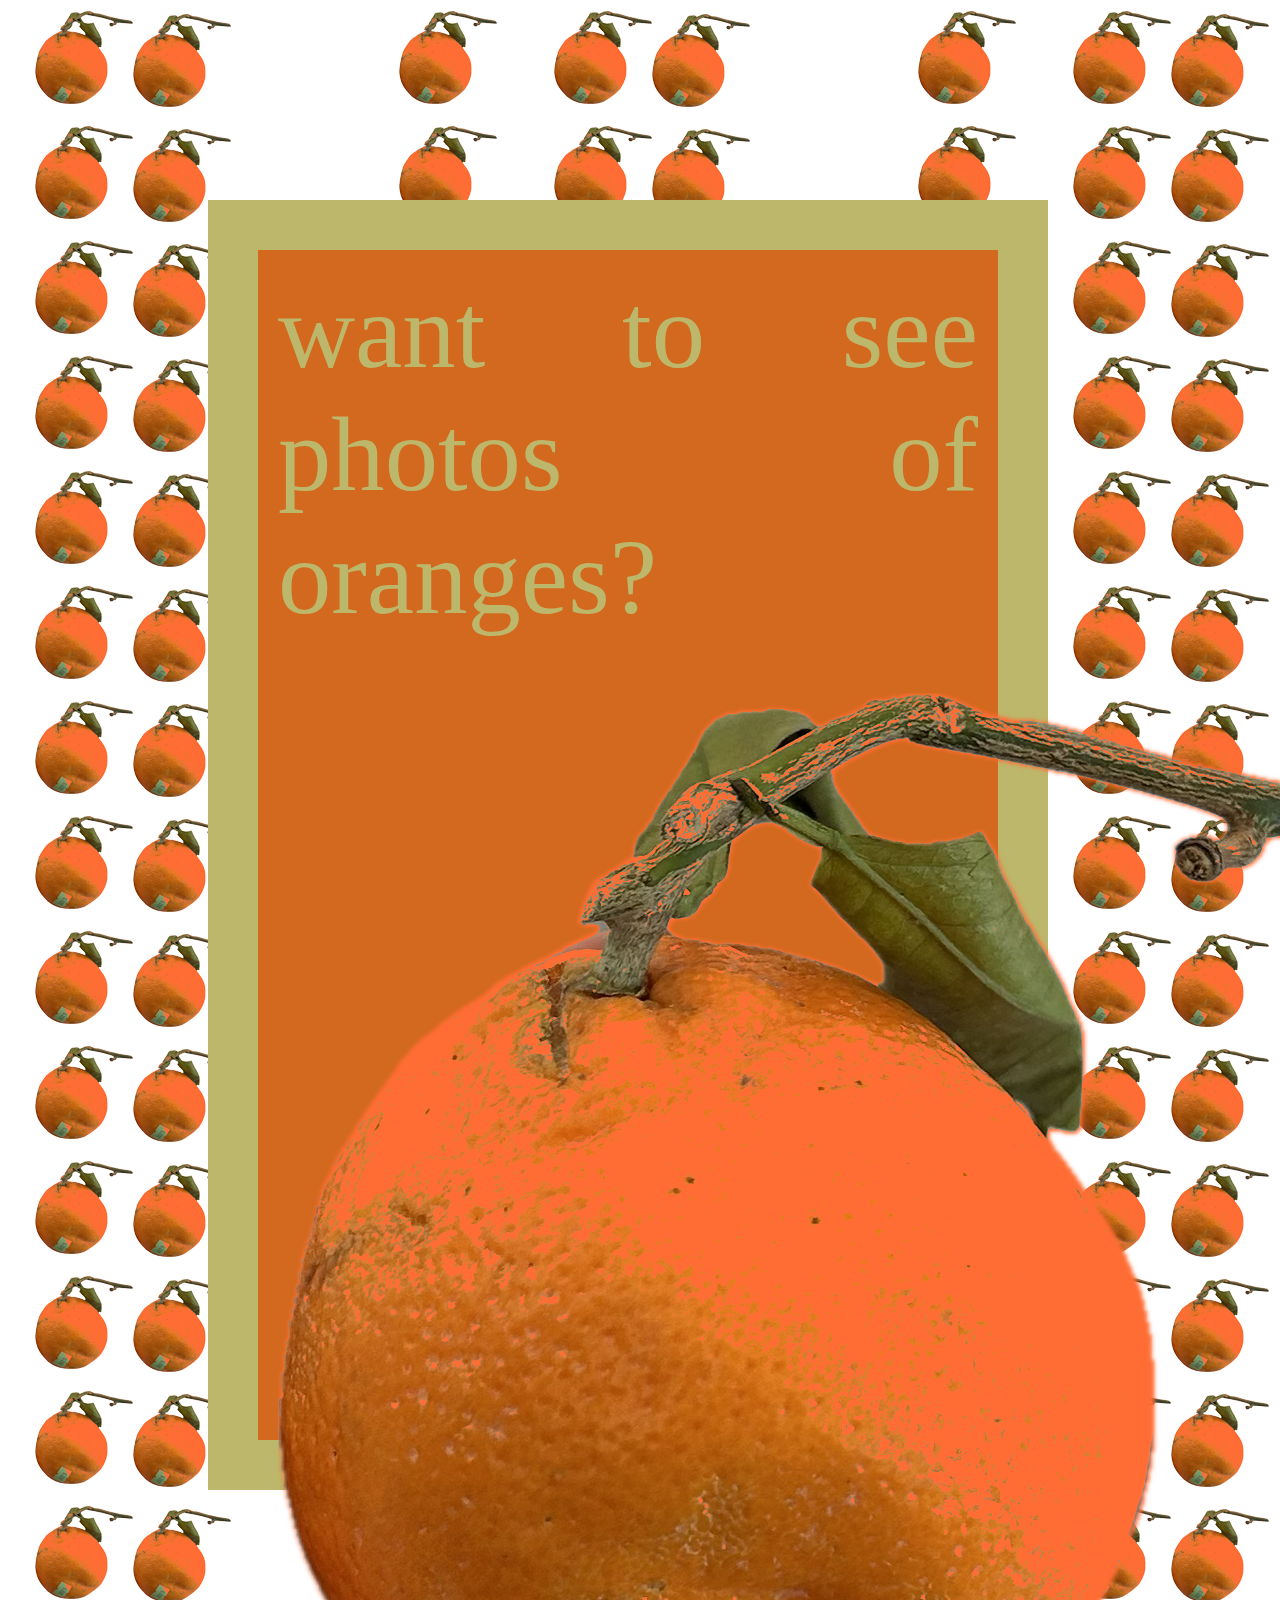
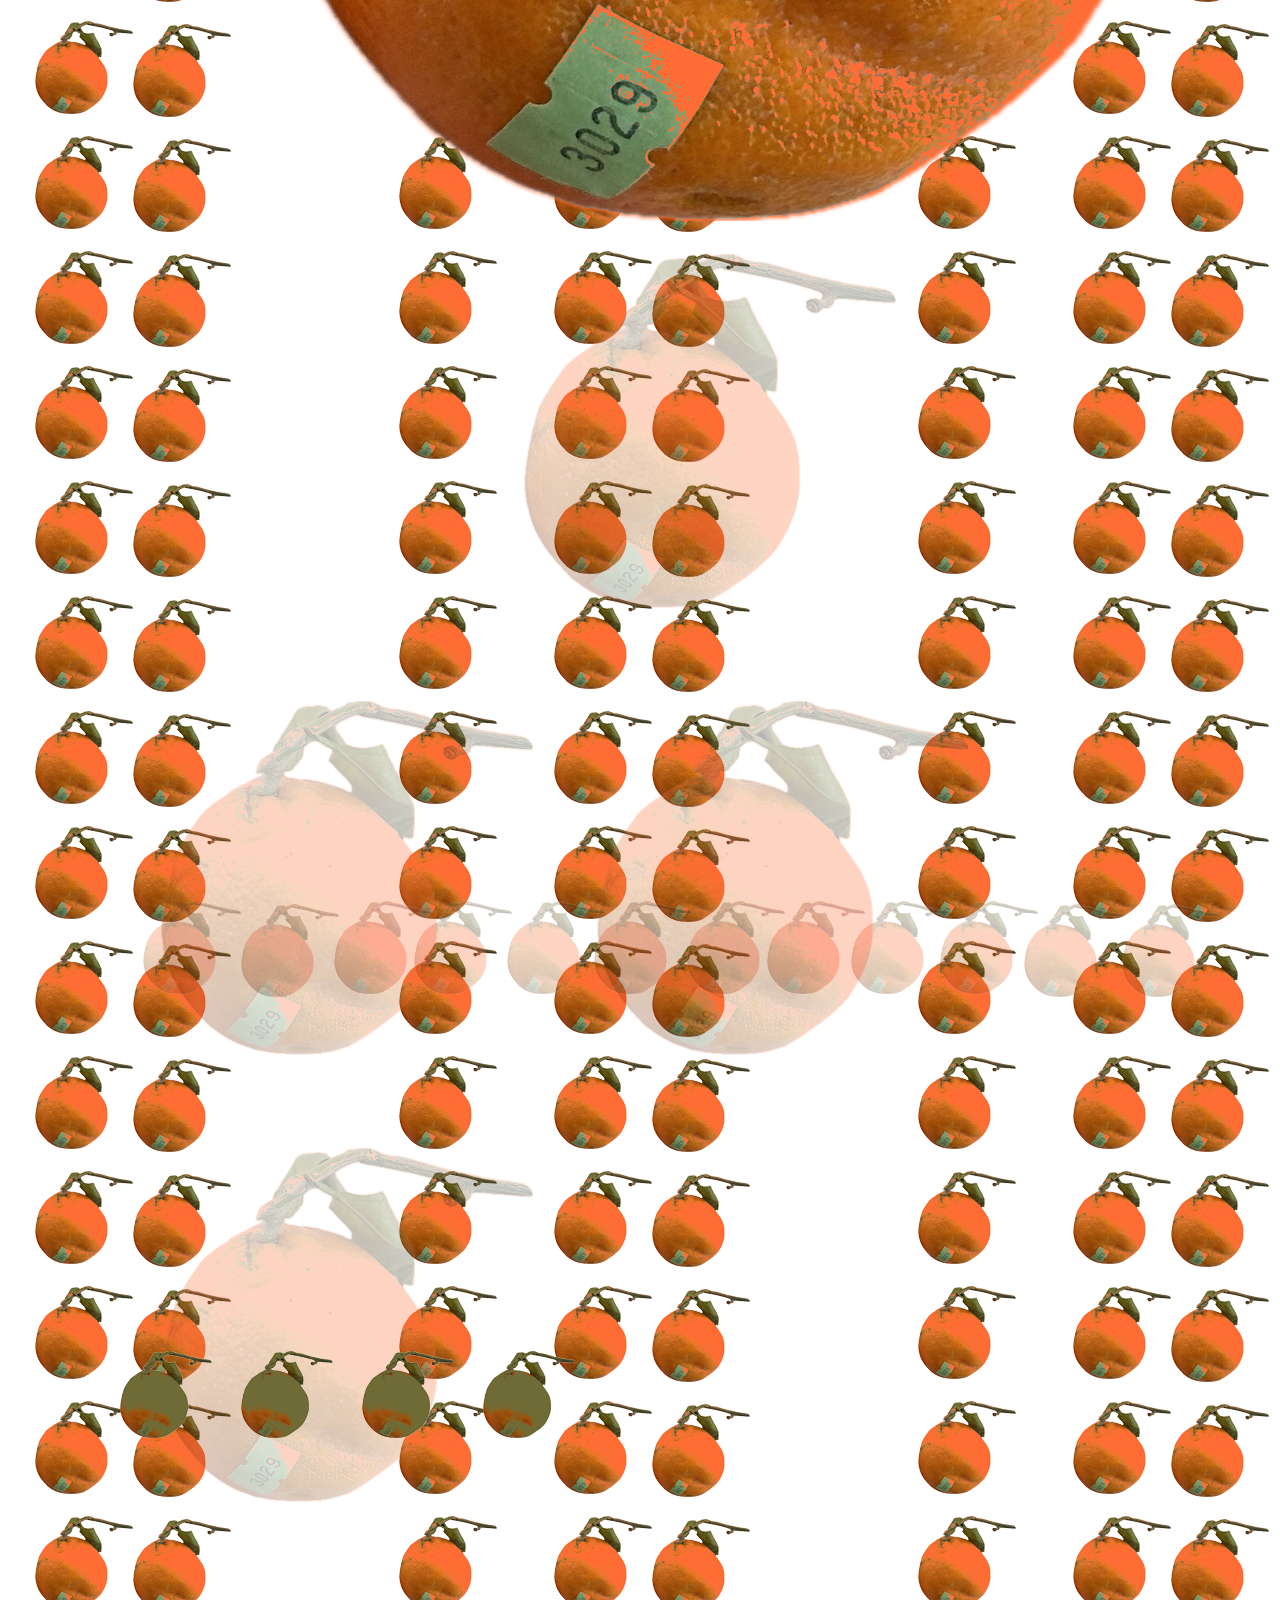
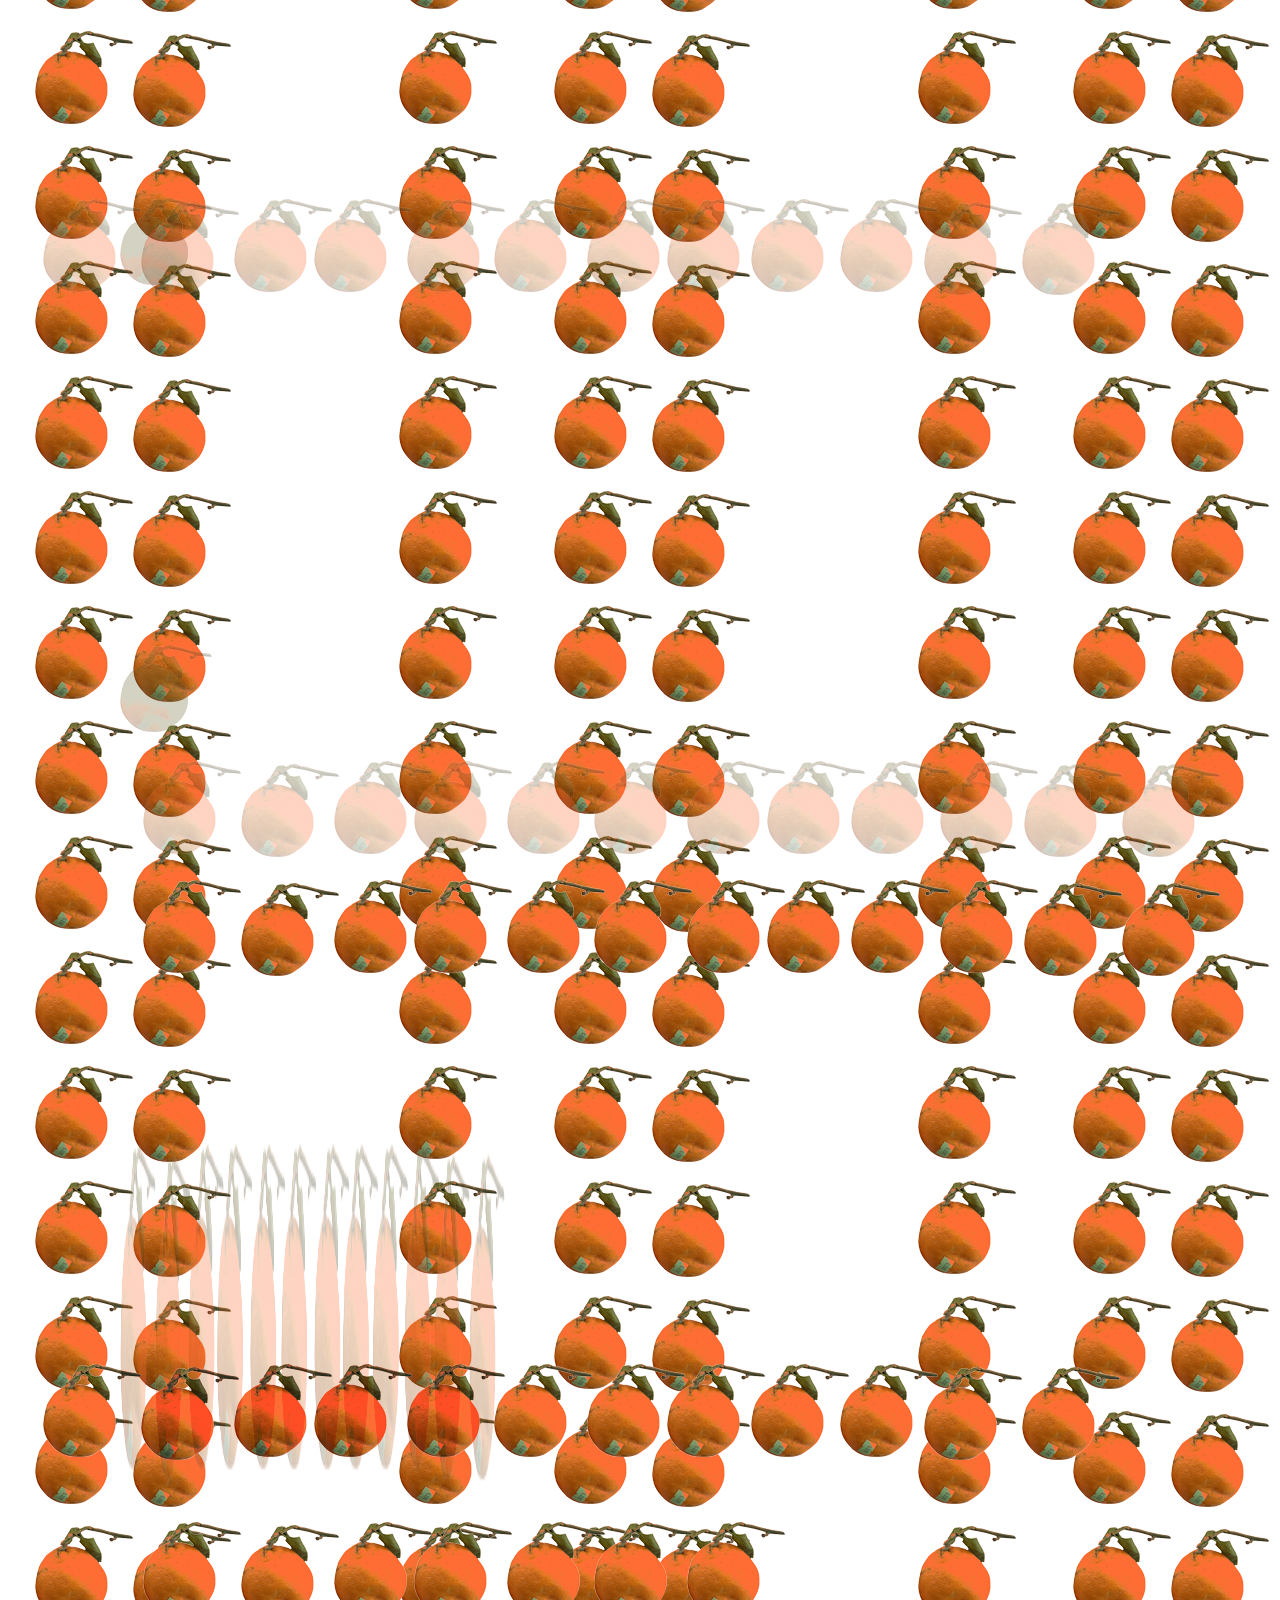
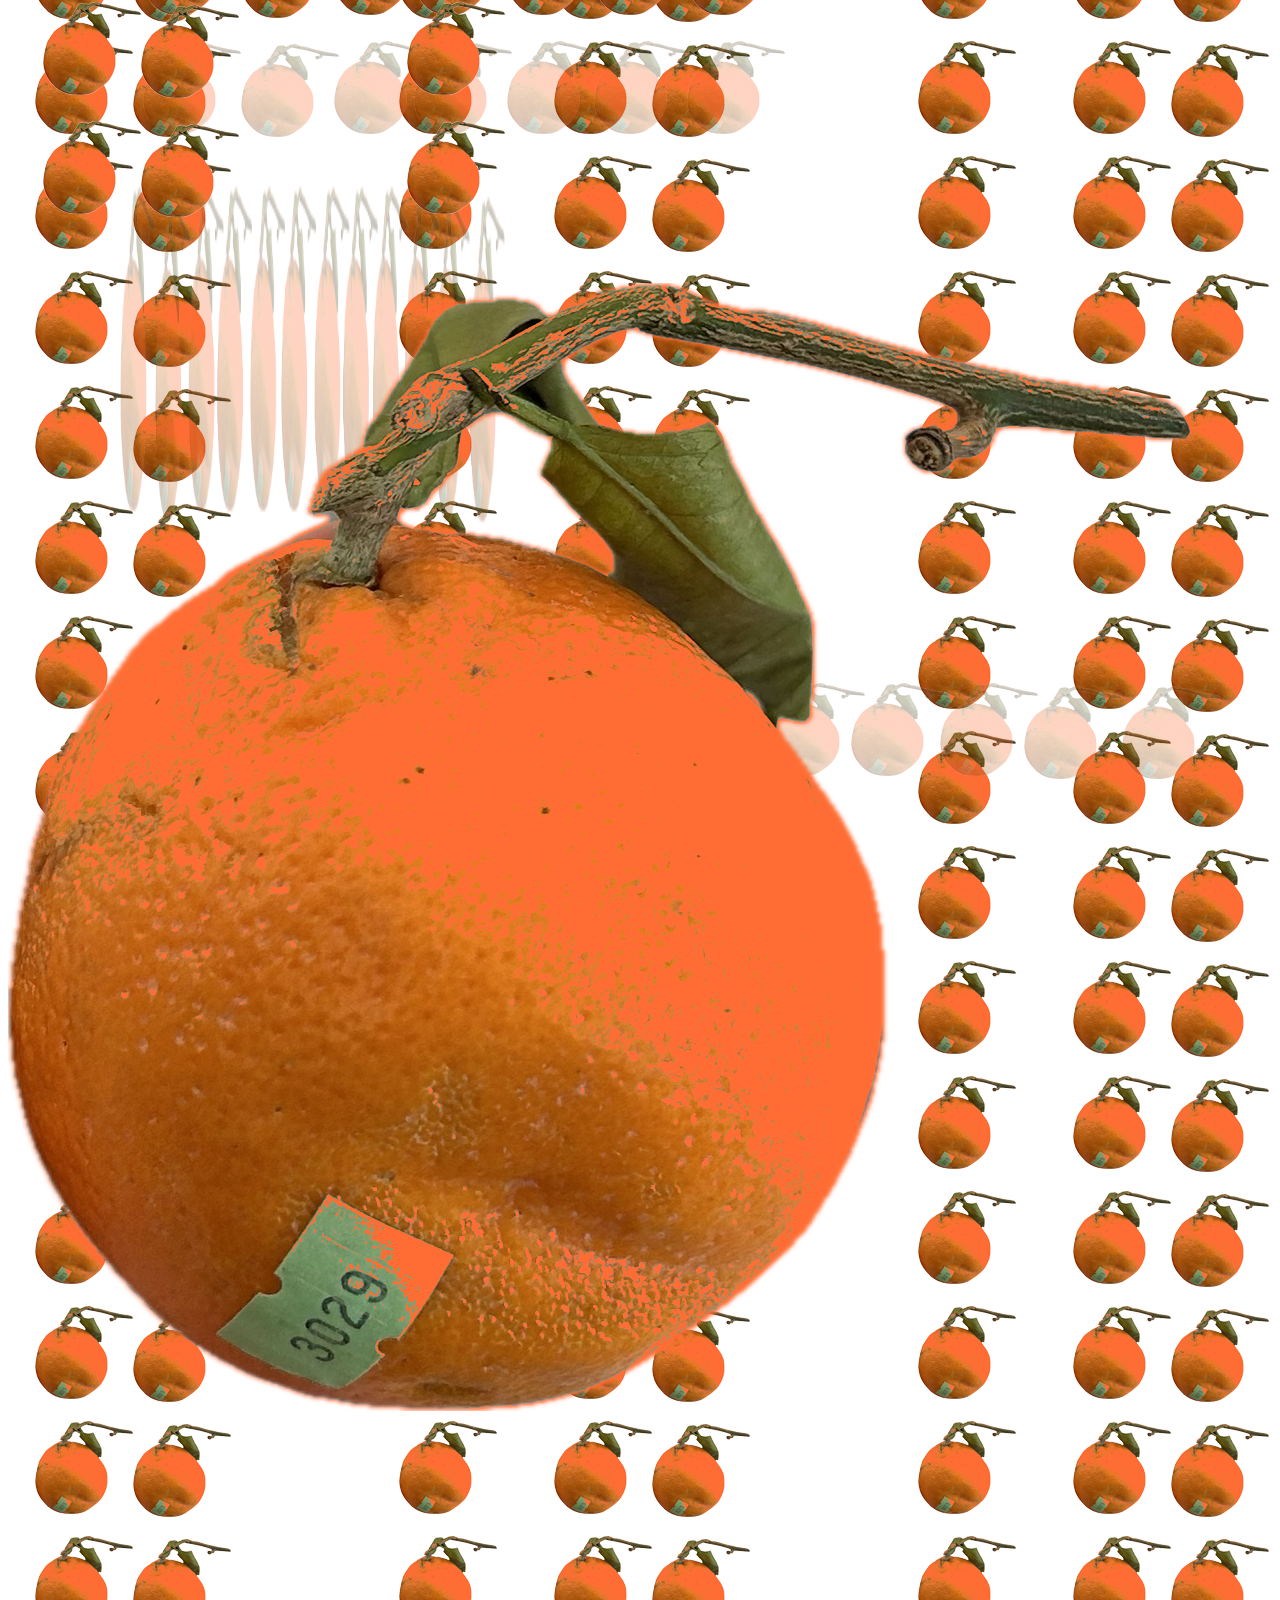
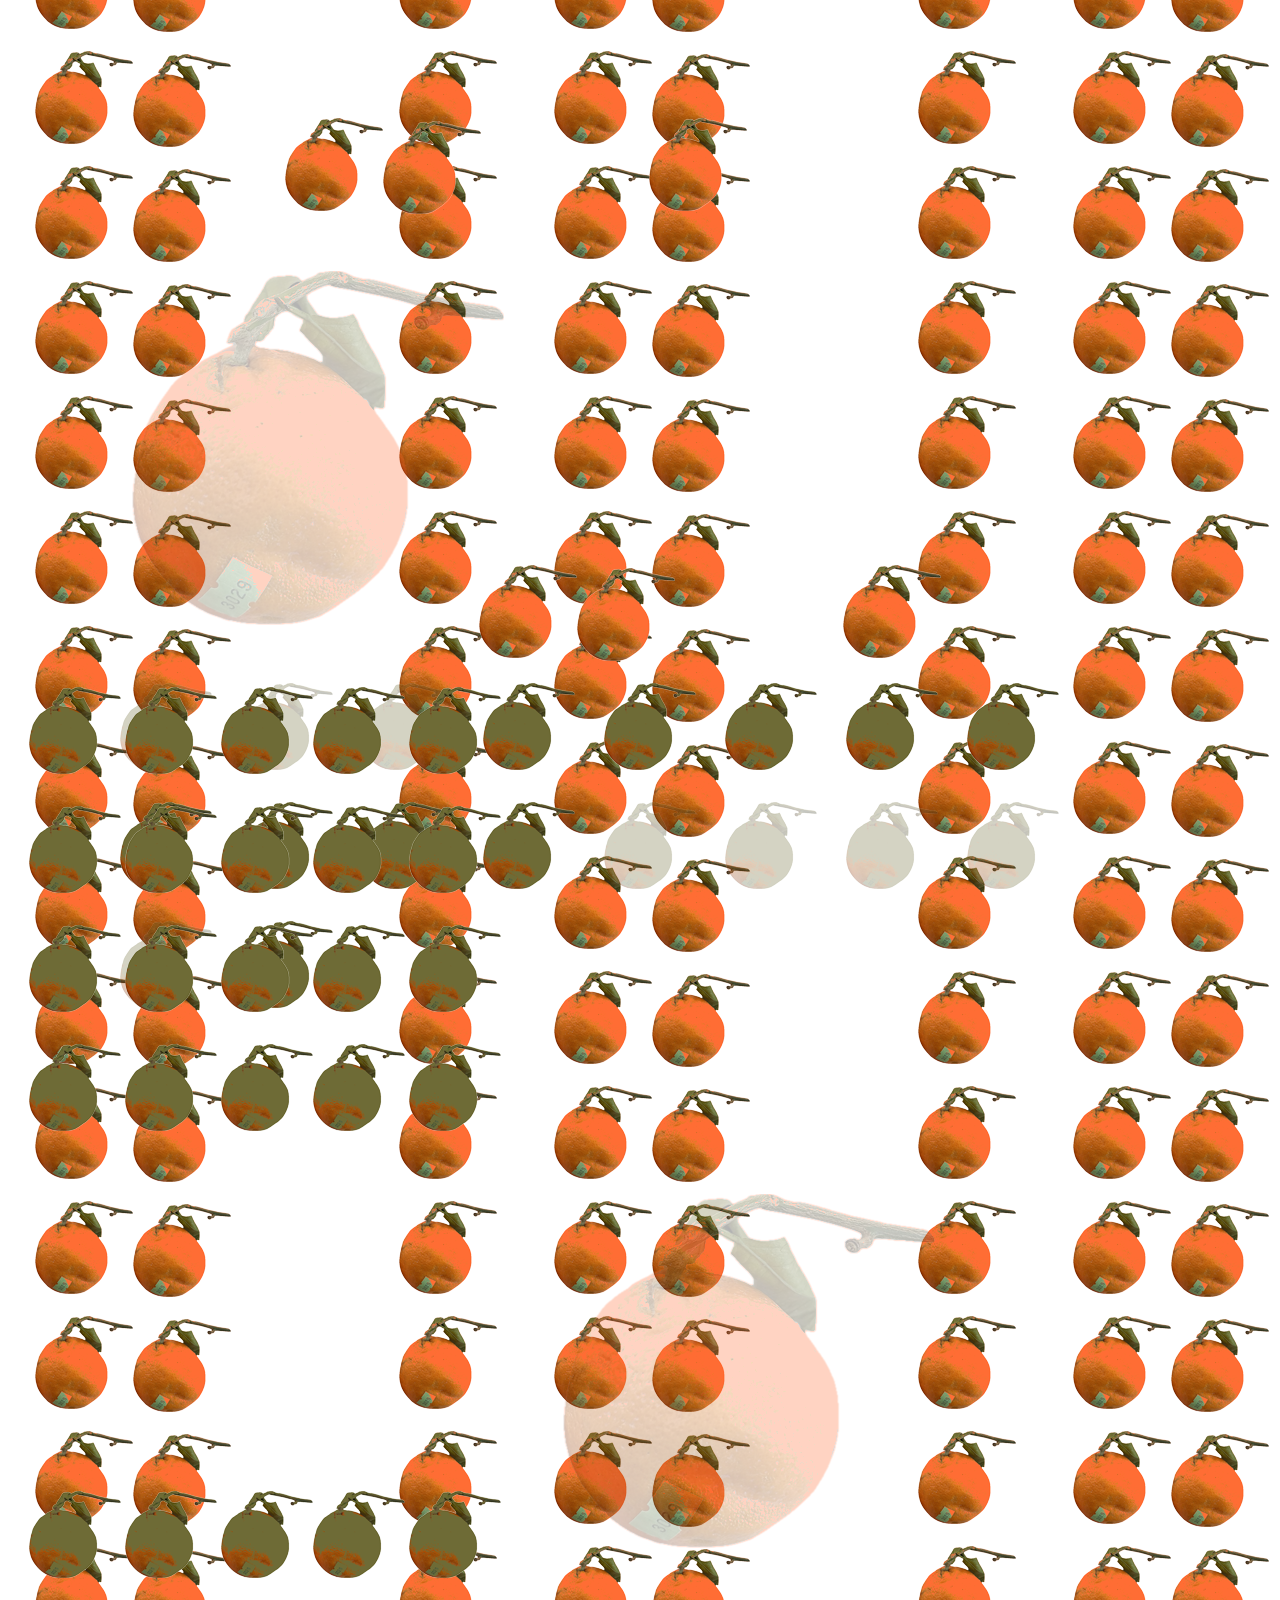
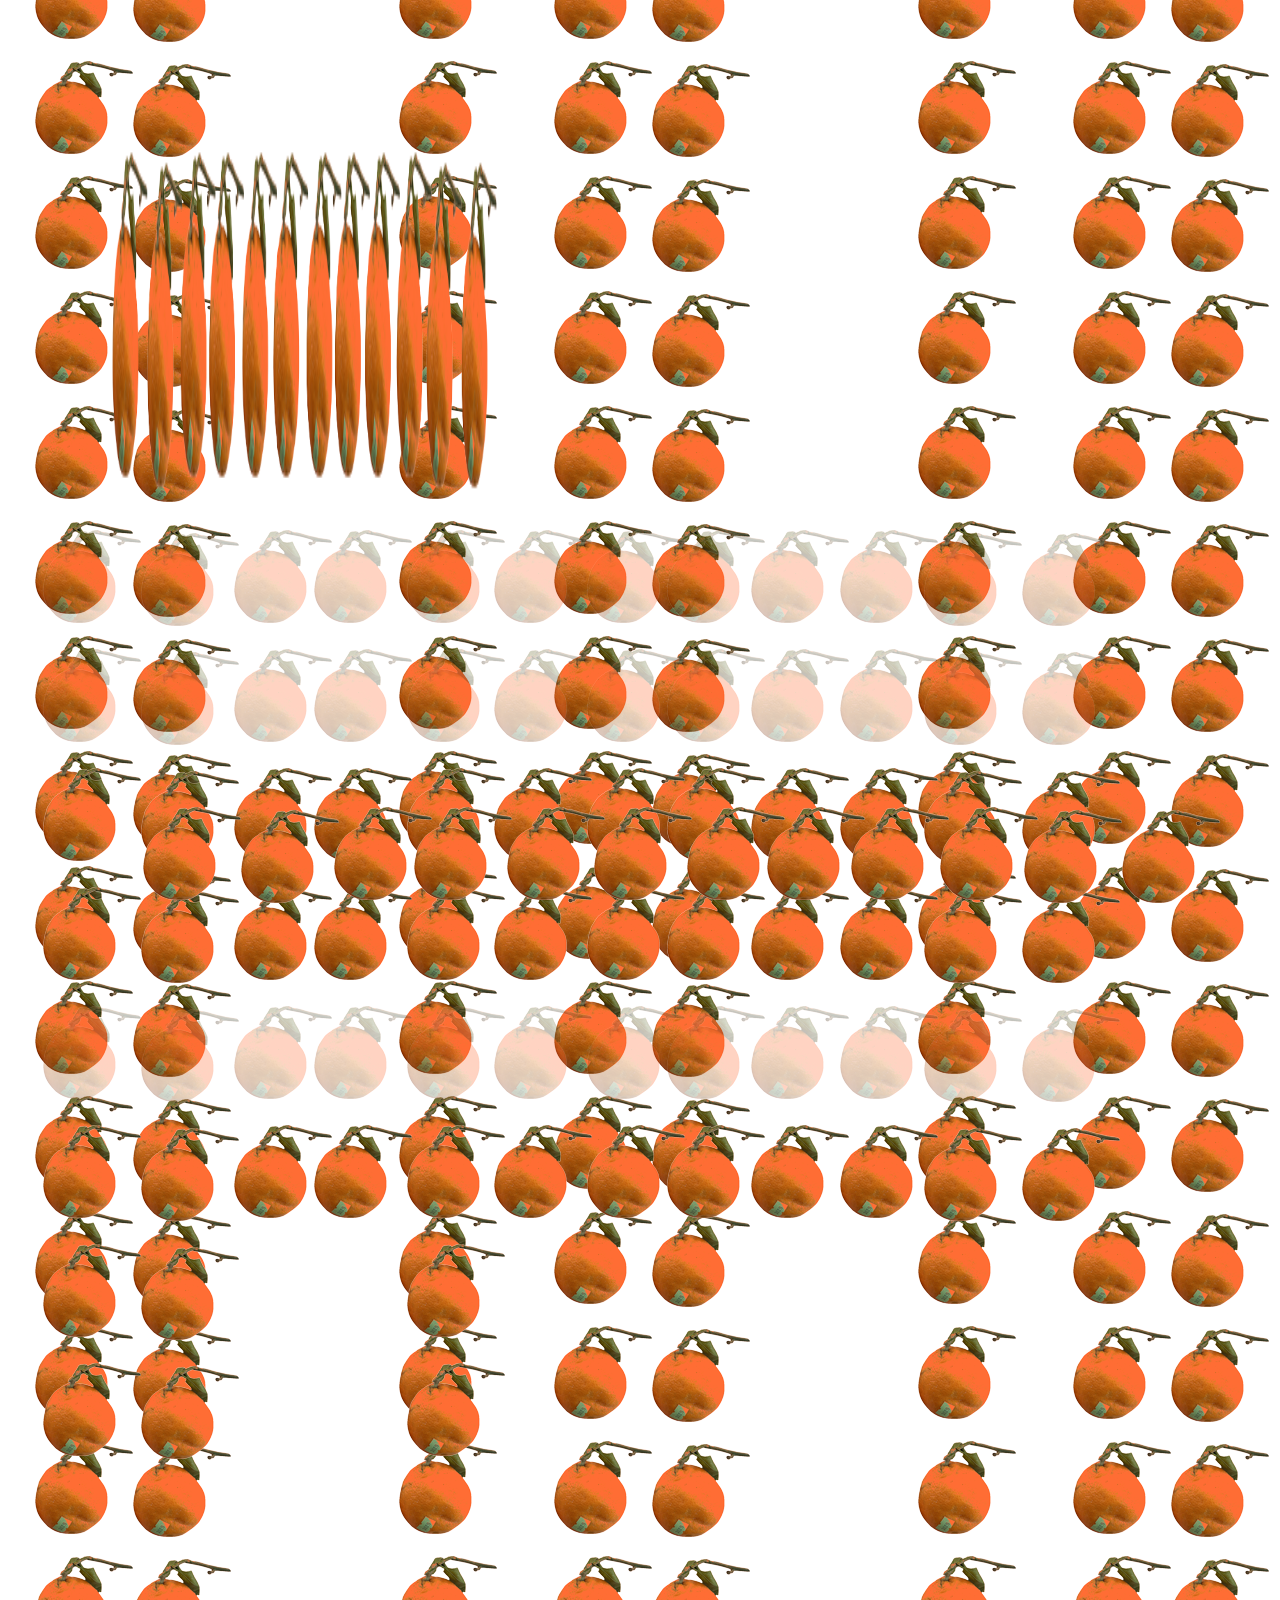
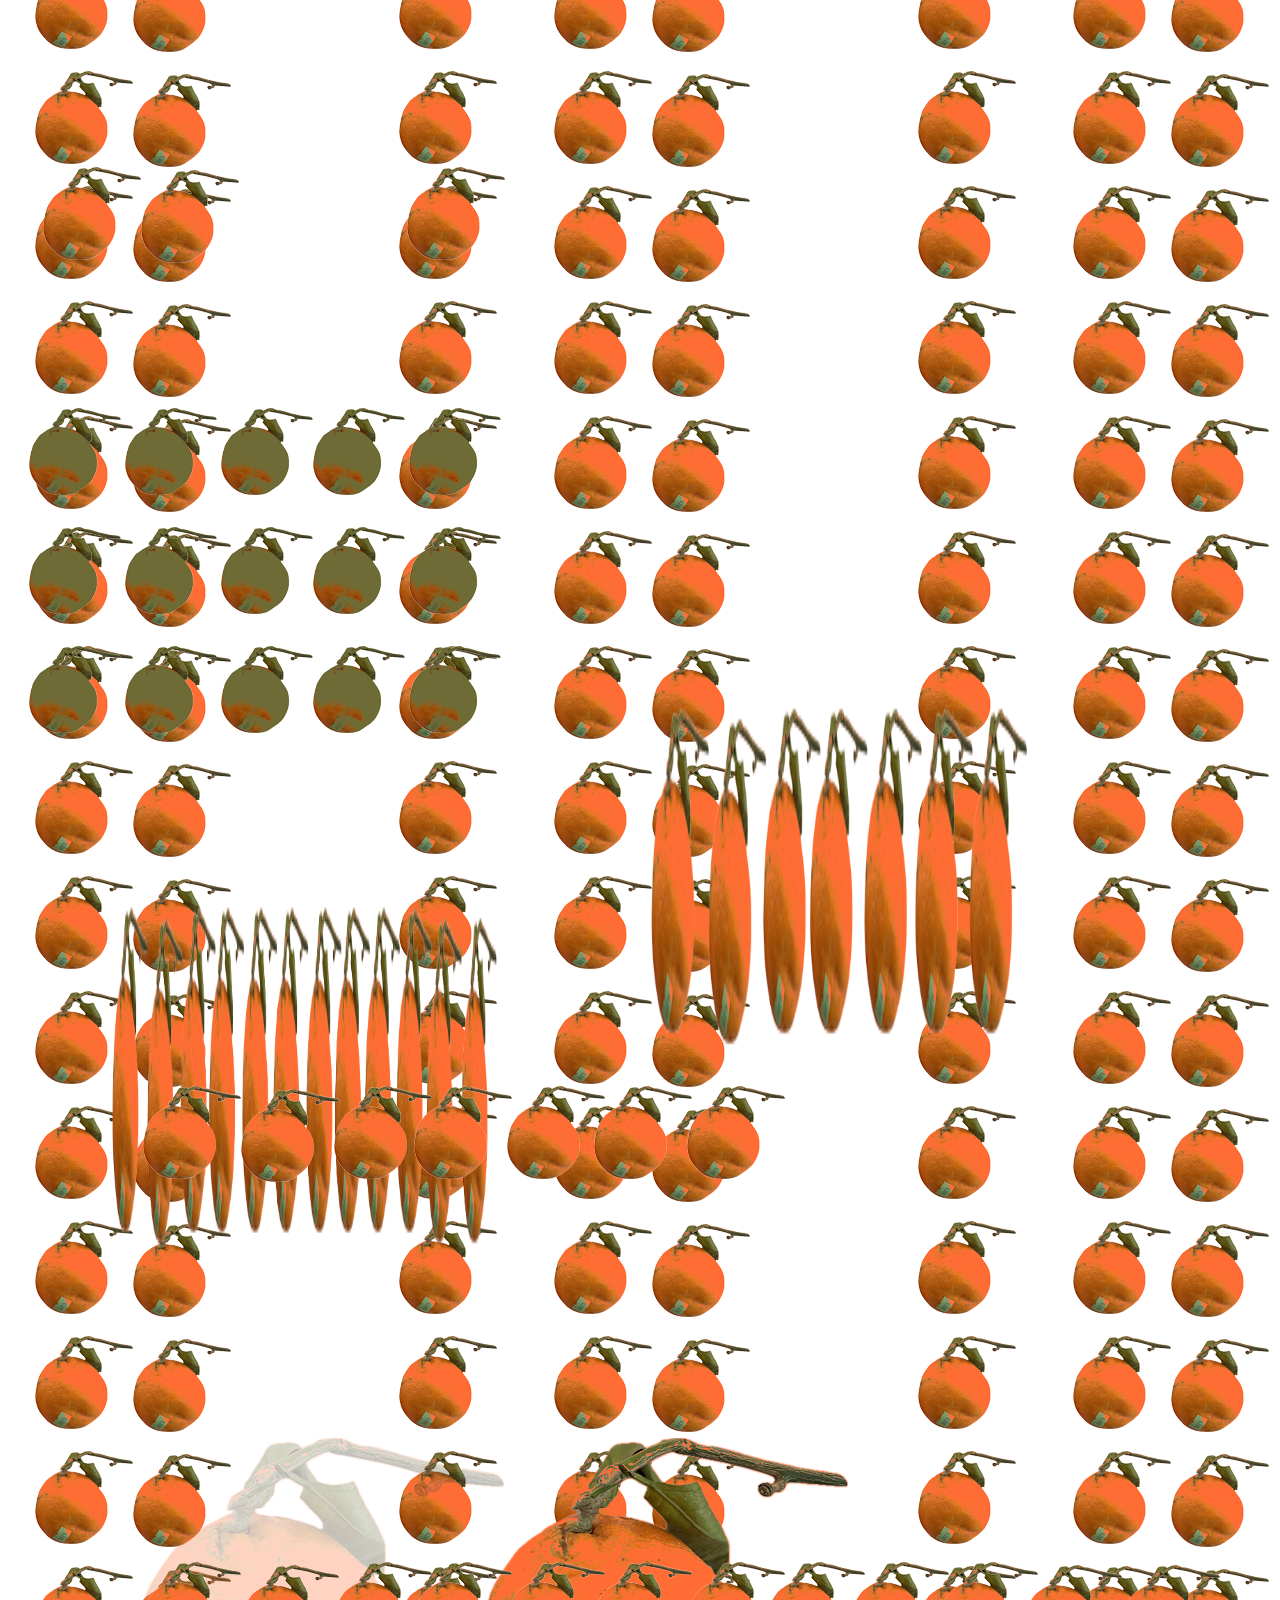
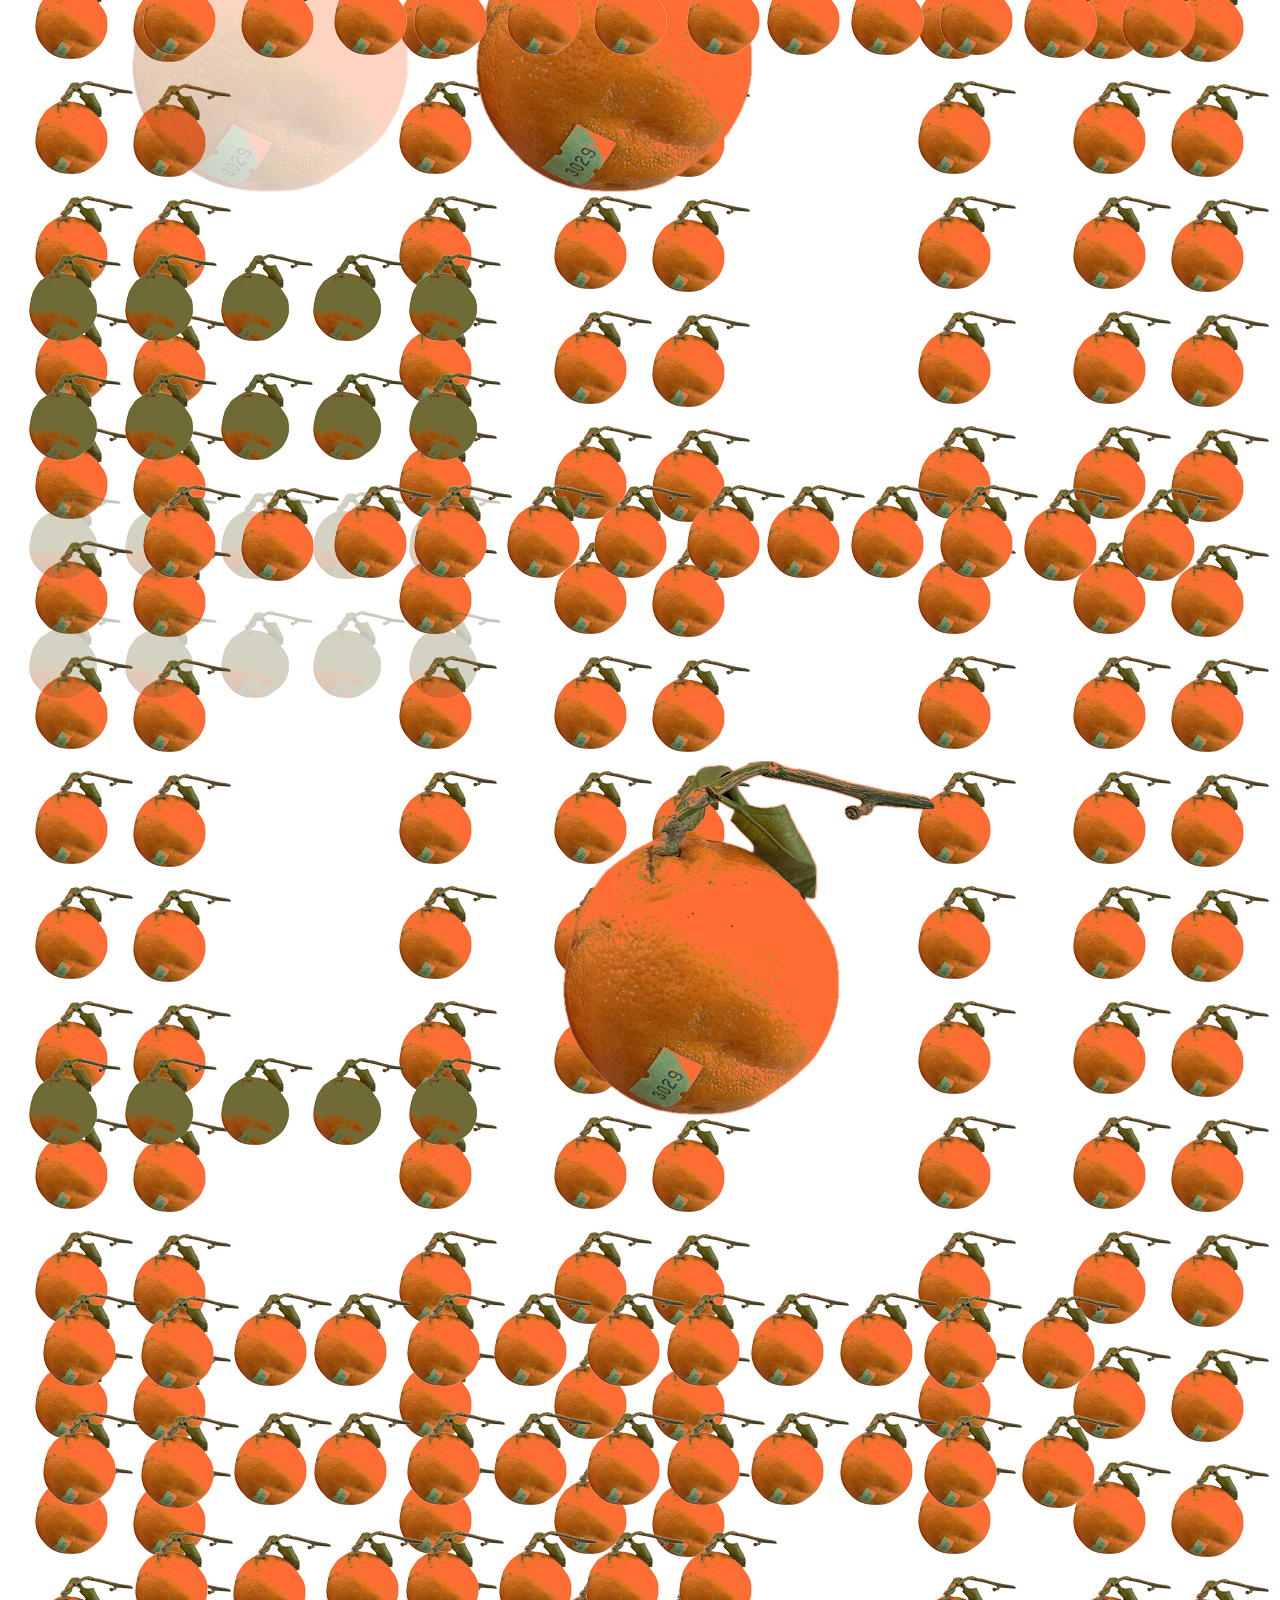
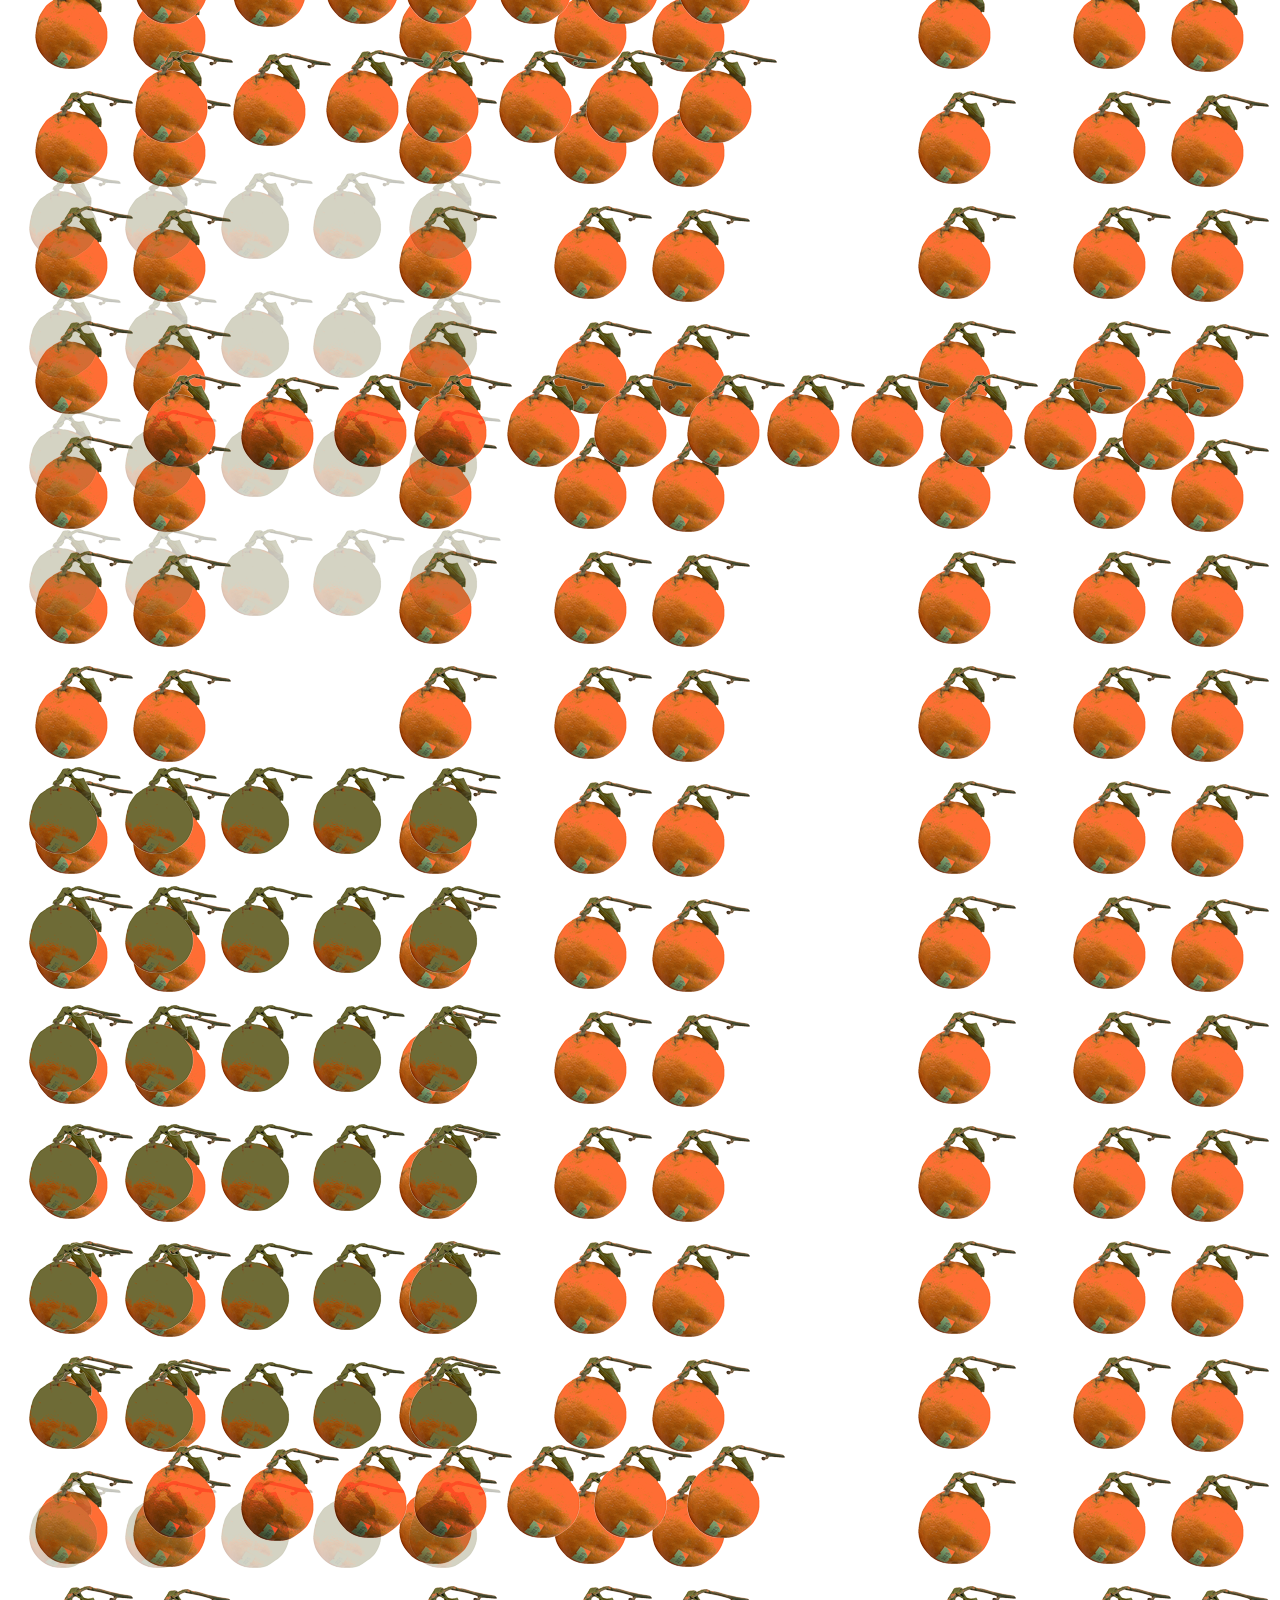
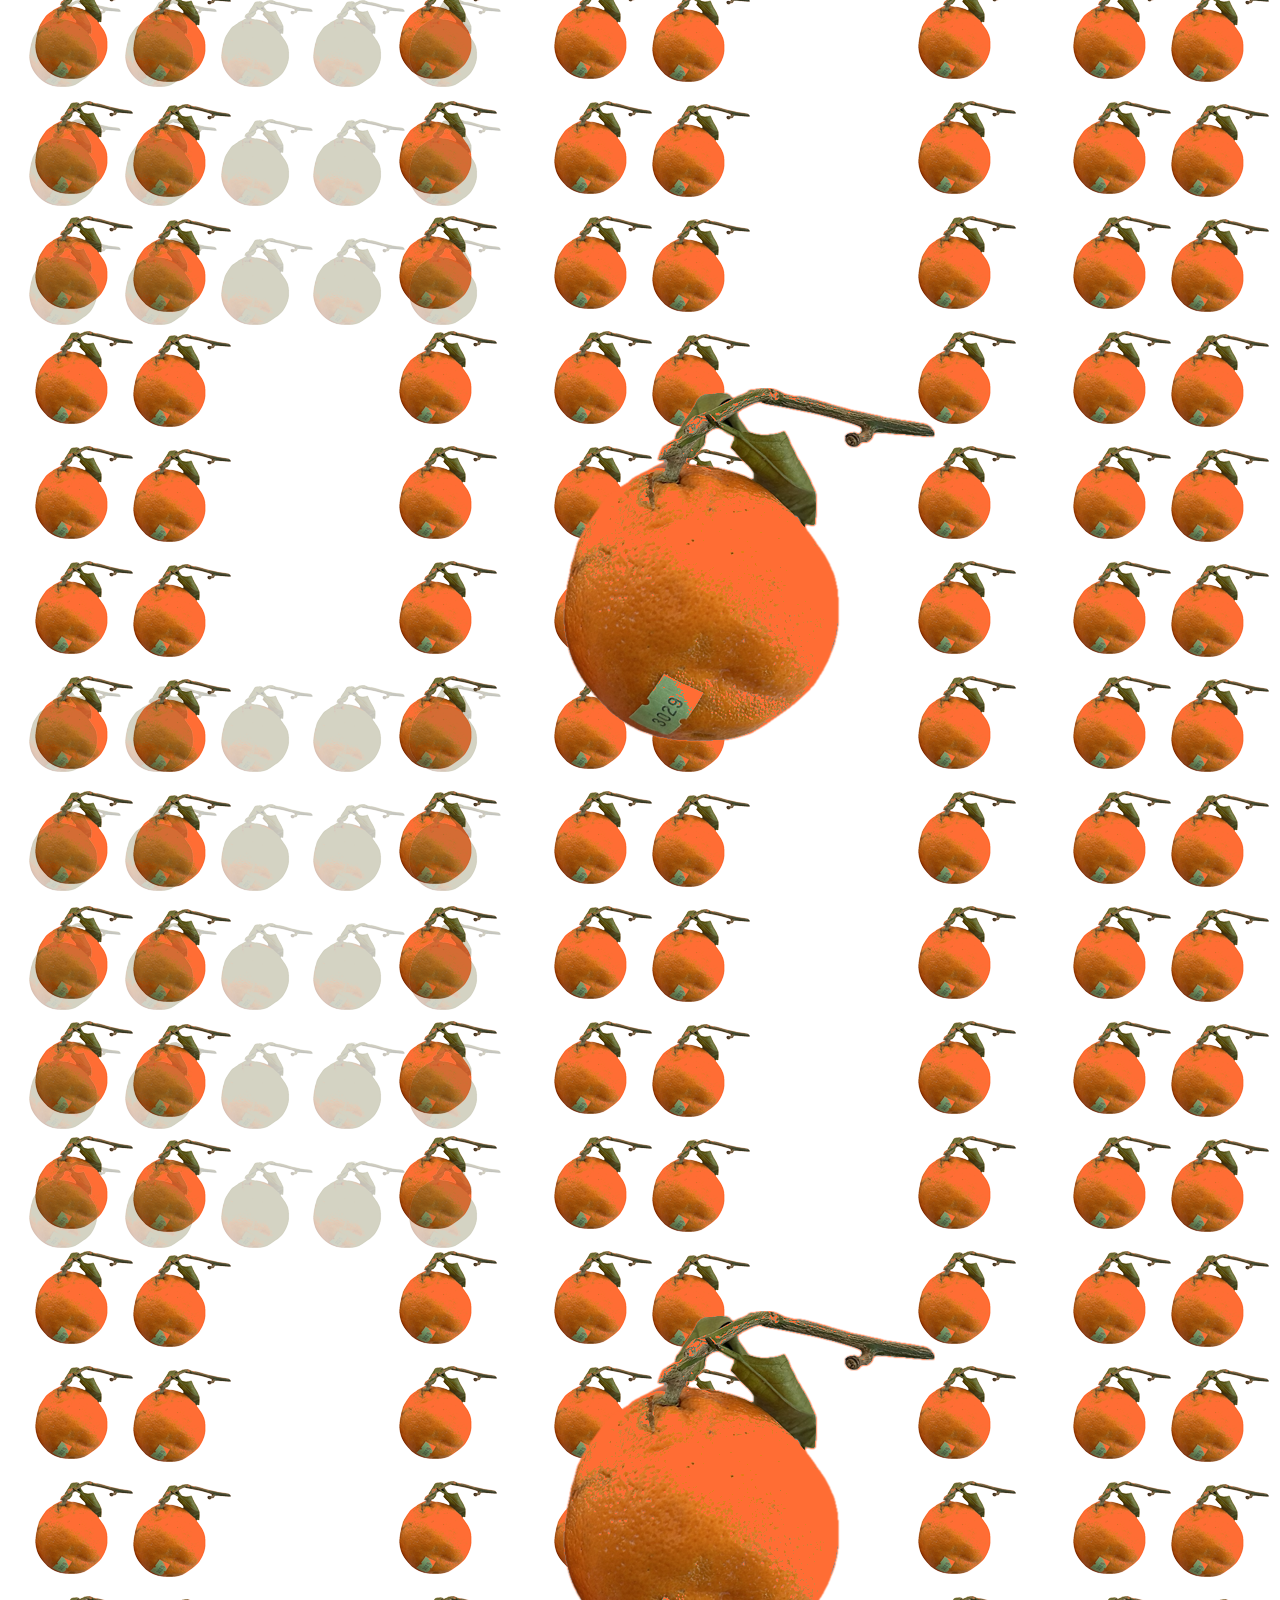
<file: newtab/insidiousorange.html>
<!DOCTYPE html>
<html>

    <head>
        <title>two</title>
        <link rel="stylesheet" href="style.css">
    </head>

    <body>
        
    <div class="google_drive">want to see photos of oranges?
        <a href="https://drive.google.com/drive/folders/1DkYRvIM7DWNRZxaujN3txE7R_zDaG1xB?usp=drive_link" target="blank" class="color-change">
            <img src="img/orange.png">
        </a>
    </div>

    <div class="remaining-content back">
            <img src="img/normal-oranges.png" class="more_normal_oranges color-burn">
            <img src="img/insidious_orange.png" class="more_normal_oranges">
            <img src="img/insidious_orange.png" class="more_normal_oranges">
            <img src="img/insidious_orange.png" class="more_normal_oranges">
            <img src="img/insidious_orange.png" class="more_normal_oranges">
            <img src="img/normal-orange.png" class="more_normal_oranges back color-burn">
            <img src="img/insidious_orange.png" class="more_normal_oranges color-burn">
            <img src="img/normal-orange.png" class="more_normal_oranges back color-burn">
            <img src="img/normal-orange.png" class="more_normal_oranges back color-burn">
            <img src="img/insidious_orange.png" class="more_normal_oranges color-burn">
            <img src="img/normal-orange.png" class="more_normal_oranges back color-burn">
            <img src="img/normal-oranges.png" class="more_normal_oranges color-burn">
            <img src="img/normal-oranges.png" class="more_normal_oranges">
            <img src="img/normal-oranges.png" class="more_normal_oranges back color-burn">
            <img src="img/normal-oranges.png" class="more_normal_oranges color-burn" style="width: 400px; height: 400px;">
            <img src="img/more_normal_oranges.png" class="more_normal_oranges">
            <img src="img/more_normal_oranges.png" class="more_normal_oranges color-burn">
            <img src="img/normal-oranges.png" class="more_normal_oranges color-burn" style="width: 400px; height: 400px;">
            <img src="img/normal-oranges.png" class="more_normal_oranges back">
            <img src="img/normal-oranges.png" class="more_normal_oranges color-burn">
            <img src="img/evenmore.png">
            <img src="img/evenmore.png">

            <div class="">
            <a href="" target="blank" class="color-change">
                <img src="img/orange.png">
            </a>
            </div>

            <img src="img/insidious_orange.png" class="more_normal_oranges color-burn">
            <img src="img/insidious_orange.png" class="more_normal_oranges color-burn">
            <img src="img/insidious_orange.png" class="more_normal_oranges color-burn">
            <img src="img/insidious_orange.png" class="more_normal_oranges"> 
            <img src="img/insidious_orange.png" class="more_normal_oranges">
            <img src="img/insidious_orange.png" class="more_normal_oranges">
            <img src="img/insidious_orange.png" class="more_normal_oranges">
            <img src="img/insidious_orange.png" class="more_normal_oranges">
            <img src="img/insidious_orange.png" class="more_normal_oranges">
            <img src="img/insidious_orange.png" class="more_normal_oranges">
            <img src="img/insidious_orange.png" class="more_normal_oranges">
            <img src="img/insidious_orange.png" class="more_normal_oranges">
            <img src="img/insidious_orange.png" class="more_normal_oranges color-burn">
            <img src="img/insidious_orange.png" class="more_normal_oranges color-burn">
            <img src="img/insidious_orange.png" class="more_normal_oranges color-burn">
            <img src="img/insidious_orange.png" class="more_normal_oranges color-burn">
            <img src="img/insidious_orange.png" class="more_normal_oranges color-burn">
            <img src="img/insidious_orange.png" class="more_normal_oranges">
            <img src="img/evenmore.png">
            <img src="img/normal-orange.png" class="more_normal_oranges back color-burn">
            <img src="img/evenmore.png">
            <img src="img/many_insidious.png">
            <img src="img/many_insidious.png">
            <img src="img/many_insidious.png">
            <img src="img/many_insidious.png">
            <img src="img/many_insidious.png">
            <img src="img/normal-orange.png" class="more_normal_oranges back color-burn">
            <img src="img/normal-oranges.png" class="more_normal_oranges">
            <img src="img/normal-oranges.png" class="more_normal_oranges back" style="width: 400px; height: 400px;">
            <img src="img/normal-oranges.png" class="more_normal_oranges back color-burn">
            <img src="img/normal-oranges.png" class="more_normal_oranges back color-burn">
            <img src="img/normal-oranges.png" class="more_normal_oranges back">
            <img src="img/normal-oranges.png" class="more_normal_oranges back">
            <img src="img/normal-oranges.png" class="more_normal_oranges back color-burn">
            <img src="img/normal-oranges.png" class="more_normal_oranges back">
            <img src="img/evenmore.png">
            <img src="img/evenmore.png">
            <img src="img/evenmore.png">
            <img src="img/more_normal_oranges.png" class="more_normal_oranges" style="width: 400px; height: 400px;">
            <img src="img/more_normal_oranges.png" class="more_normal_oranges">
            <img src="img/many_insidious.png">
            <img src="img/many_insidious.png">
            <img src="img/many_insidious.png">
            <img src="img/normal-oranges.png" class="more_normal_oranges">
            <img src="img/normal-oranges.png" class="more_normal_oranges back" style="width: 400px; height: 400px;">
            <img src="img/normal-oranges.png" class="more_normal_oranges">
            <img src="img/normal-orange.png" class="more_normal_oranges back color-burn">
            <img src="img/normal-orange.png" class="more_normal_oranges back">
            <img src="img/many_insidious.png">
            <img src="img/many_insidious.png">
            <img src="img/many_insidious.png"class="color-burn back">
            <img src="img/many_insidious.png" class="color-burn">
            <img src="img/many_insidious.png" class="back">
            <img src="img/normal-orange.png" class="more_normal_oranges back">
            <img src="img/normal-oranges.png" class="more_normal_oranges">
            <img src="img/normal-oranges.png" class="more_normal_oranges back">
            <img src="img/normal-oranges.png" class="more_normal_oranges back">
            <img src="img/more_normal_oranges.png" class="more_normal_oranges back">
            <img src="img/more_normal_oranges.png" class="more_normal_oranges back">
            <img src="img/many_insidious.png" class="color-burn">
            <img src="img/many_insidious.png" class="color-burn">
            <img src="img/many_insidious.png" class="color-burn">
            <img src="img/many_insidious.png" class="color-burn">
            <img src="img/more_normal_oranges.png" class="more_normal_oranges">
            <img src="img/many_insidious.png" class="back">
            <img src="img/many_insidious.png" class="back">
            <img src="img/many_insidious.png" class="back">
            <img src="img/many_insidious.png" class="back">
            <img src="img/many_insidious.png" class="back">
            <img src="img/many_insidious.png" class="back">
            <img src="img/many_insidious.png" class="color-burn">
            <img src="img/many_insidious.png" class="color-burn">
            <img src="img/many_insidious.png" class="color-burn">
            <img src="img/many_insidious.png" class="color-burn">
            <img src="img/many_insidious.png" class="color-burn">
            <img src="img/normal-orange.png" class="more_normal_oranges back">
            <img src="img/many_insidious.png" class="color-burn">
            <img src="img/many_insidious.png" class="color-burn">
            <img src="img/many_insidious.png" class="color-burn">
            <img src="img/many_insidious.png" class="color-burn">
            <img src="img/many_insidious.png" class="color-burn">
            <img src="img/normal-orange.png" class="more_normal_oranges back">
            <img src="img/more_normal_oranges.png" class="more_normal_oranges back">
            <img src="img/more_normal_oranges.png" class="more_normal_oranges back">
            <img src="img/more_normal_oranges.png" class="more_normal_oranges">
            <img src="img/more_normal_oranges.png" class="more_normal_oranges back">
            <img src="img/more_normal_oranges.png" class="more_normal_oranges back">
            <img src="img/normal-orange.png" class="more_normal_oranges back">
    </div>

    </body>
</html>
</file>
<file: newtab/style.css>
body {
    background-image: url(img/evenmore.png);
    width:1000px;
    height:5000px;
}

.fixed-element {
    position: fixed; 
    top: 1000px;
    left: 700px;
    padding: 10px;
}

.remaining-content {
    height: 100vh;
}

.more_normal_oranges {
   position: relative;
    top: 800px;
    left: 100px;
    right: 100px;
    z-index: -1;
}

.back {
    position: sticky;
    z-index: -99;
}

.color-burn {
    mix-blend-mode: color-burn;
    opacity: 30%;
}

.google_drive {
    background-color: chocolate;
    color: darkkhaki;
    text-align: justify;
    text-wrap: wrap;
    font-size: 80pt;
    width: 700px;
    height: 1150px;
    padding: 20px;
    border: 50px solid darkkhaki;
    margin: 200px;
}

.color-change{
    filter:brightness(100%);
    transition: filter 0.3s ease;
}

.color-change:hover{
    filter: brightness(150%);
}

html {
  cursor: url(img/insidiousorangecursor.png), auto;
}

a {
  cursor: url(img/orangecursor.png), auto;
}
</file>
